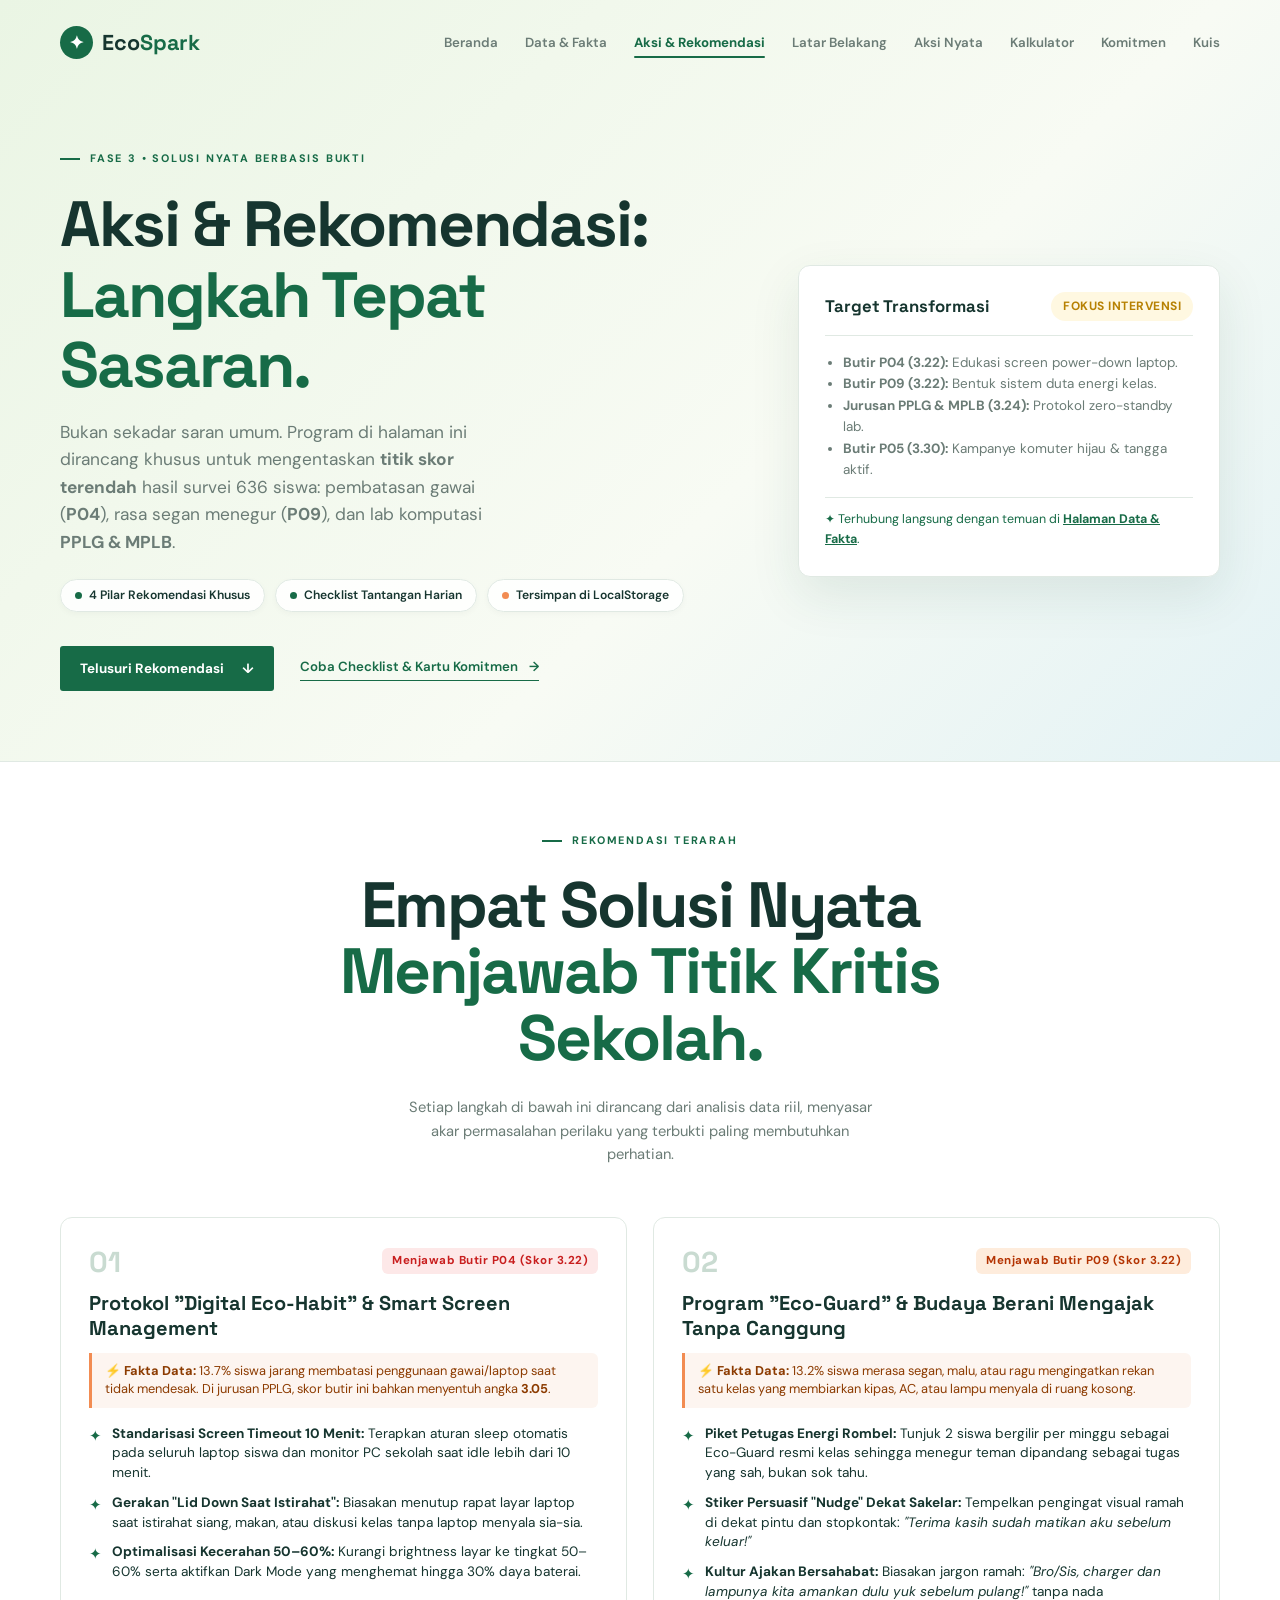
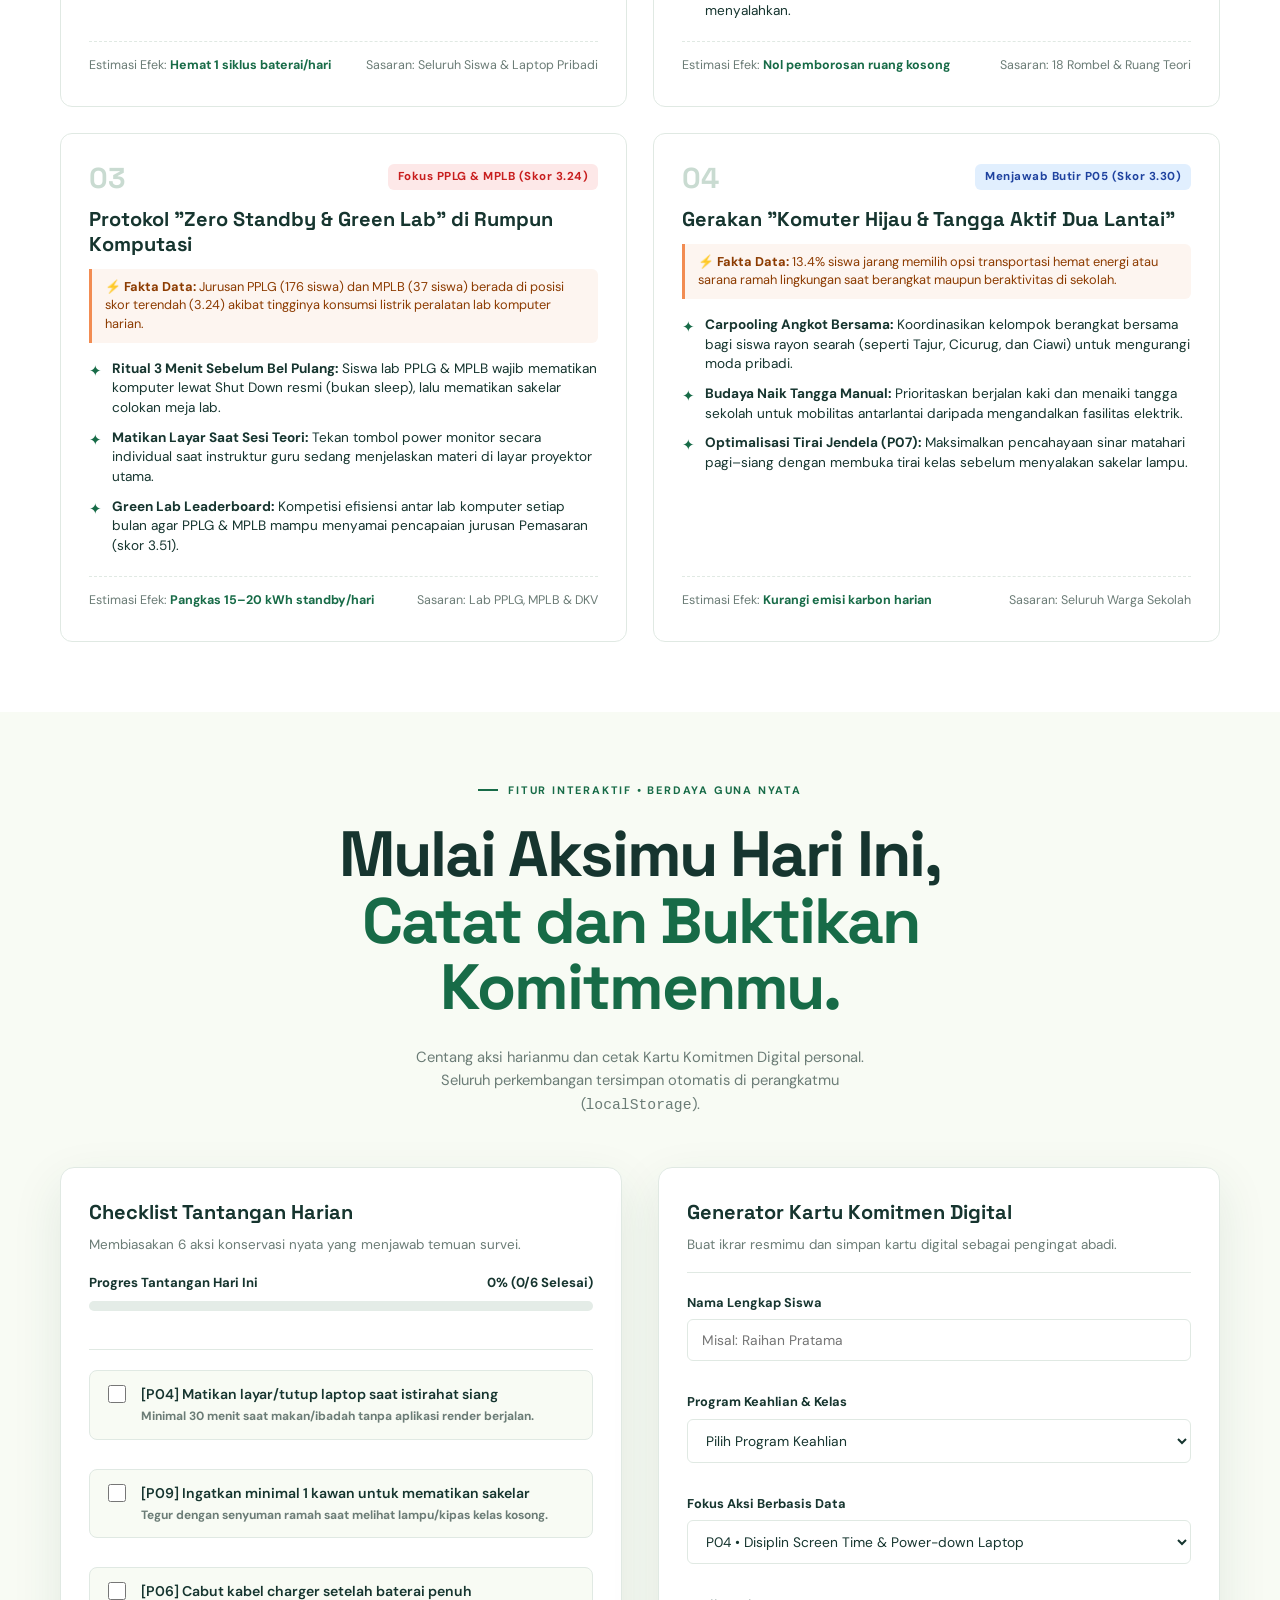
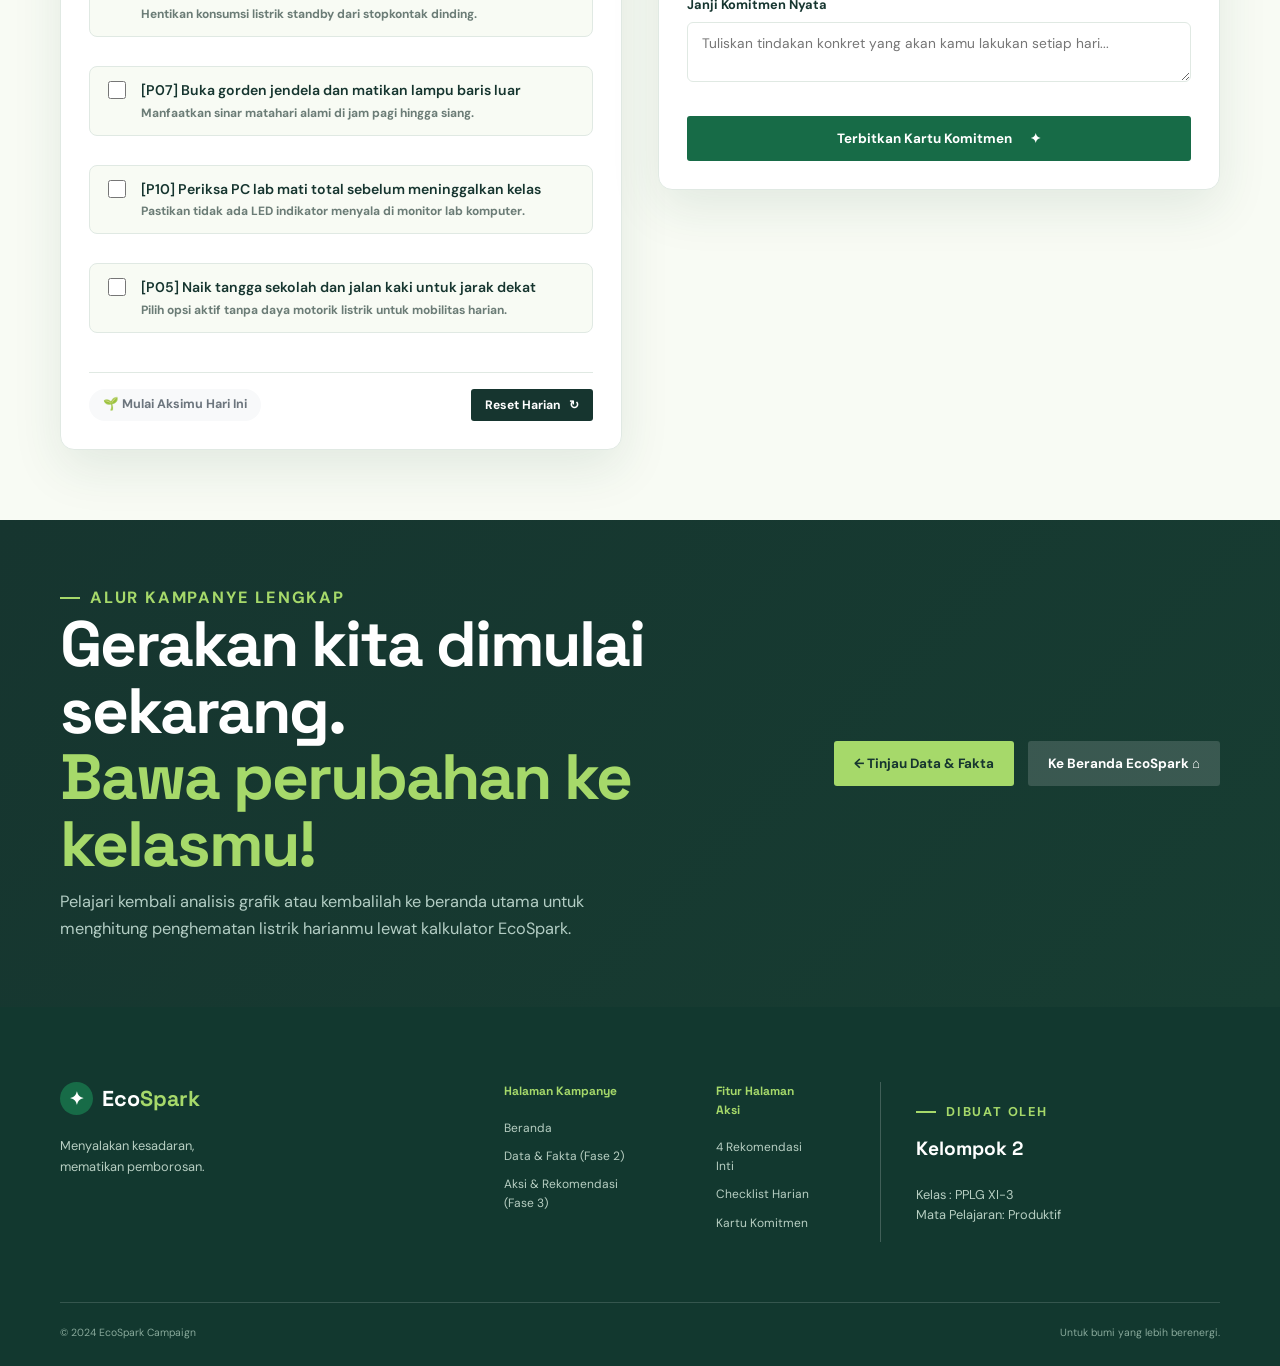
<file: aksi.html>
<!doctype html>
<html lang="id">
  <head>
    <meta charset="UTF-8" />
    <meta name="viewport" content="width=device-width, initial-scale=1.0" />
    <meta
      name="description"
      content="Aksi & Rekomendasi Terarah Konservasi Energi Siswa Kelas XI - Menjawab Temuan Rendah Kuesioner EcoSpark."
    />
    <title>Aksi & Rekomendasi Terarah | EcoSpark</title>
    <link rel="preconnect" href="https://fonts.googleapis.com" />
    <link rel="preconnect" href="https://fonts.gstatic.com" crossorigin />
    <link
      href="https://fonts.googleapis.com/css2?family=DM+Sans:wght@400;500;600;700&family=Space+Grotesk:wght@500;600;700&display=swap"
      rel="stylesheet"
    />
    <link rel="stylesheet" href="style.css" />
  </head>
  <body>
    <!-- Site Header -->
    <header class="site-header">
      <nav class="navbar container" aria-label="Navigasi utama">
        <a class="brand" href="index.html" aria-label="EcoSpark beranda">
          <span class="brand-mark">✦</span><span>Eco<span>Spark</span></span>
        </a>
        <button
          class="menu-toggle"
          type="button"
          aria-expanded="false"
          aria-controls="main-menu"
          aria-label="Buka menu navigasi"
        >
          ☰
        </button>
        <div class="nav-menu" id="main-menu">
          <a href="index.html">Beranda</a>
          <a href="data.html">Data & Fakta</a>
          <a href="aksi.html" class="active">Aksi & Rekomendasi</a>
          <a href="index.html#latar-belakang">Latar Belakang</a>
          <a href="index.html#aksi-nyata">Aksi Nyata</a>
          <a href="index.html#kalkulator">Kalkulator</a>
          <a href="index.html#komitmen">Komitmen</a>
          <a href="index.html#kuis">Kuis</a>
        </div>
      </nav>
    </header>

    <main>
      <!-- Subpage Hero -->
      <section class="subpage-hero" id="rekomendasi-hero">
        <div class="container hero-grid">
          <div class="hero-copy reveal">
            <p class="eyebrow">
              <span></span> Fase 3 • Solusi Nyata Berbasis Bukti
            </p>
            <h1>
              Aksi & Rekomendasi:<br /><em>Langkah Tepat Sasaran.</em>
            </h1>
            <p class="hero-text">
              Bukan sekadar saran umum. Program di halaman ini dirancang khusus untuk mengentaskan <strong>titik skor terendah</strong> hasil survei 636 siswa: pembatasan gawai (<strong>P04</strong>), rasa segan menegur (<strong>P09</strong>), dan lab komputasi <strong>PPLG & MPLB</strong>.
            </p>
            <div class="hero-meta-badges">
              <span class="meta-pill"><span class="pill-dot"></span> 4 Pilar Rekomendasi Khusus</span>
              <span class="meta-pill"><span class="pill-dot"></span> Checklist Tantangan Harian</span>
              <span class="meta-pill pill-amber"><span class="pill-dot"></span> Tersimpan di LocalStorage</span>
            </div>
            <div class="hero-actions">
              <a class="button button-primary" href="#rekomendasi-utama">Telusuri Rekomendasi <span>↓</span></a>
              <a class="text-link" href="#fitur-interaktif">Coba Checklist & Kartu Komitmen <span>→</span></a>
            </div>
          </div>
          <div class="hero-visual reveal">
            <div class="hero-summary-box">
              <div class="summary-box-header">
                <h3>Target Transformasi</h3>
                <span class="summary-badge-status" style="background: #fff8e1; color: #b78103;">Fokus Intervensi</span>
              </div>
              <ul style="padding-left: 18px; margin: 0; font-size: 0.84rem; color: var(--muted); line-height: 1.6;">
                <li><strong>Butir P04 (3.22):</strong> Edukasi screen power-down laptop.</li>
                <li><strong>Butir P09 (3.22):</strong> Bentuk sistem duta energi kelas.</li>
                <li><strong>Jurusan PPLG & MPLB (3.24):</strong> Protokol zero-standby lab.</li>
                <li><strong>Butir P05 (3.30):</strong> Kampanye komuter hijau & tangga aktif.</li>
              </ul>
              <div style="border-top: 1px solid var(--line); padding-top: 12px; font-size: 0.78rem; color: var(--green);">
                ✦ Terhubung langsung dengan temuan di <a href="data.html" style="color: var(--green); font-weight: 700;">Halaman Data & Fakta</a>.
              </div>
            </div>
          </div>
        </div>
      </section>

      <!-- 4 Concrete Recommendations Section -->
      <section class="recs-section" id="rekomendasi-utama">
        <div class="container">
          <div class="section-heading centered reveal">
            <p class="eyebrow"><span></span> Rekomendasi Terarah</p>
            <h2>Empat Solusi Nyata<br /><em>Menjawab Titik Kritis Sekolah.</em></h2>
            <p>
              Setiap langkah di bawah ini dirancang dari analisis data riil, menyasar akar permasalahan perilaku yang terbukti paling membutuhkan perhatian.
            </p>
          </div>

          <div class="recs-grid">
            <!-- Rekomendasi 1: Butir P04 -->
            <article class="rec-card reveal">
              <div>
                <div class="rec-card-header">
                  <div class="rec-number-badge">01</div>
                  <span class="rec-target-chip chip-red">Menjawab Butir P04 (Skor 3.22)</span>
                </div>
                <h3 class="rec-title">Protokol "Digital Eco-Habit" & Smart Screen Management</h3>
                <div class="rec-data-hook">
                  ⚡ <strong>Fakta Data:</strong> 13.7% siswa jarang membatasi penggunaan gawai/laptop saat tidak mendesak. Di jurusan PPLG, skor butir ini bahkan menyentuh angka <strong>3.05</strong>.
                </div>
                <ul class="rec-actions-list">
                  <li>
                    <span class="bullet-icon">✦</span>
                    <div><strong>Standarisasi Screen Timeout 10 Menit:</strong> Terapkan aturan sleep otomatis pada seluruh laptop siswa dan monitor PC sekolah saat idle lebih dari 10 menit.</div>
                  </li>
                  <li>
                    <span class="bullet-icon">✦</span>
                    <div><strong>Gerakan "Lid Down Saat Istirahat":</strong> Biasakan menutup rapat layar laptop saat istirahat siang, makan, atau diskusi kelas tanpa laptop menyala sia-sia.</div>
                  </li>
                  <li>
                    <span class="bullet-icon">✦</span>
                    <div><strong>Optimalisasi Kecerahan 50–60%:</strong> Kurangi brightness layar ke tingkat 50–60% serta aktifkan Dark Mode yang menghemat hingga 30% daya baterai.</div>
                  </li>
                </ul>
              </div>
              <div class="rec-impact-footer">
                <span>Estimasi Efek: <strong>Hemat 1 siklus baterai/hari</strong></span>
                <span>Sasaran: Seluruh Siswa & Laptop Pribadi</span>
              </div>
            </article>

            <!-- Rekomendasi 2: Butir P09 -->
            <article class="rec-card reveal">
              <div>
                <div class="rec-card-header">
                  <div class="rec-number-badge">02</div>
                  <span class="rec-target-chip chip-orange">Menjawab Butir P09 (Skor 3.22)</span>
                </div>
                <h3 class="rec-title">Program "Eco-Guard" & Budaya Berani Mengajak Tanpa Canggung</h3>
                <div class="rec-data-hook">
                  ⚡ <strong>Fakta Data:</strong> 13.2% siswa merasa segan, malu, atau ragu mengingatkan rekan satu kelas yang membiarkan kipas, AC, atau lampu menyala di ruang kosong.
                </div>
                <ul class="rec-actions-list">
                  <li>
                    <span class="bullet-icon">✦</span>
                    <div><strong>Piket Petugas Energi Rombel:</strong> Tunjuk 2 siswa bergilir per minggu sebagai Eco-Guard resmi kelas sehingga menegur teman dipandang sebagai tugas yang sah, bukan sok tahu.</div>
                  </li>
                  <li>
                    <span class="bullet-icon">✦</span>
                    <div><strong>Stiker Persuasif "Nudge" Dekat Sakelar:</strong> Tempelkan pengingat visual ramah di dekat pintu dan stopkontak: <em>"Terima kasih sudah matikan aku sebelum keluar!"</em></div>
                  </li>
                  <li>
                    <span class="bullet-icon">✦</span>
                    <div><strong>Kultur Ajakan Bersahabat:</strong> Biasakan jargon ramah: <em>"Bro/Sis, charger dan lampunya kita amankan dulu yuk sebelum pulang!"</em> tanpa nada menyalahkan.</div>
                  </li>
                </ul>
              </div>
              <div class="rec-impact-footer">
                <span>Estimasi Efek: <strong>Nol pemborosan ruang kosong</strong></span>
                <span>Sasaran: 18 Rombel & Ruang Teori</span>
              </div>
            </article>

            <!-- Rekomendasi 3: Jurusan PPLG & MPLB -->
            <article class="rec-card reveal">
              <div>
                <div class="rec-card-header">
                  <div class="rec-number-badge">03</div>
                  <span class="rec-target-chip chip-red">Fokus PPLG & MPLB (Skor 3.24)</span>
                </div>
                <h3 class="rec-title">Protokol "Zero Standby & Green Lab" di Rumpun Komputasi</h3>
                <div class="rec-data-hook">
                  ⚡ <strong>Fakta Data:</strong> Jurusan PPLG (176 siswa) dan MPLB (37 siswa) berada di posisi skor terendah (3.24) akibat tingginya konsumsi listrik peralatan lab komputer harian.
                </div>
                <ul class="rec-actions-list">
                  <li>
                    <span class="bullet-icon">✦</span>
                    <div><strong>Ritual 3 Menit Sebelum Bel Pulang:</strong> Siswa lab PPLG & MPLB wajib mematikan komputer lewat Shut Down resmi (bukan sleep), lalu mematikan sakelar colokan meja lab.</div>
                  </li>
                  <li>
                    <span class="bullet-icon">✦</span>
                    <div><strong>Matikan Layar Saat Sesi Teori:</strong> Tekan tombol power monitor secara individual saat instruktur guru sedang menjelaskan materi di layar proyektor utama.</div>
                  </li>
                  <li>
                    <span class="bullet-icon">✦</span>
                    <div><strong>Green Lab Leaderboard:</strong> Kompetisi efisiensi antar lab komputer setiap bulan agar PPLG & MPLB mampu menyamai pencapaian jurusan Pemasaran (skor 3.51).</div>
                  </li>
                </ul>
              </div>
              <div class="rec-impact-footer">
                <span>Estimasi Efek: <strong>Pangkas 15–20 kWh standby/hari</strong></span>
                <span>Sasaran: Lab PPLG, MPLB & DKV</span>
              </div>
            </article>

            <!-- Rekomendasi 4: Butir P05 & P07 -->
            <article class="rec-card reveal">
              <div>
                <div class="rec-card-header">
                  <div class="rec-number-badge">04</div>
                  <span class="rec-target-chip chip-blue">Menjawab Butir P05 (Skor 3.30)</span>
                </div>
                <h3 class="rec-title">Gerakan "Komuter Hijau & Tangga Aktif Dua Lantai"</h3>
                <div class="rec-data-hook">
                  ⚡ <strong>Fakta Data:</strong> 13.4% siswa jarang memilih opsi transportasi hemat energi atau sarana ramah lingkungan saat berangkat maupun beraktivitas di sekolah.
                </div>
                <ul class="rec-actions-list">
                  <li>
                    <span class="bullet-icon">✦</span>
                    <div><strong>Carpooling Angkot Bersama:</strong> Koordinasikan kelompok berangkat bersama bagi siswa rayon searah (seperti Tajur, Cicurug, dan Ciawi) untuk mengurangi moda pribadi.</div>
                  </li>
                  <li>
                    <span class="bullet-icon">✦</span>
                    <div><strong>Budaya Naik Tangga Manual:</strong> Prioritaskan berjalan kaki dan menaiki tangga sekolah untuk mobilitas antarlantai daripada mengandalkan fasilitas elektrik.</div>
                  </li>
                  <li>
                    <span class="bullet-icon">✦</span>
                    <div><strong>Optimalisasi Tirai Jendela (P07):</strong> Maksimalkan pencahayaan sinar matahari pagi–siang dengan membuka tirai kelas sebelum menyalakan sakelar lampu.</div>
                  </li>
                </ul>
              </div>
              <div class="rec-impact-footer">
                <span>Estimasi Efek: <strong>Kurangi emisi karbon harian</strong></span>
                <span>Sasaran: Seluruh Warga Sekolah</span>
              </div>
            </article>
          </div>
        </div>
      </section>

      <!-- Interactive Features Section: Daily Checklist & Pledge Card Generator -->
      <section class="interactive-section" id="fitur-interaktif">
        <div class="container">
          <div class="section-heading centered reveal">
            <p class="eyebrow"><span></span> Fitur Interaktif • Berdaya Guna Nyata</p>
            <h2>Mulai Aksimu Hari Ini,<br /><em>Catat dan Buktikan Komitmenmu.</em></h2>
            <p>
              Centang aksi harianmu dan cetak Kartu Komitmen Digital personal. Seluruh perkembangan tersimpan otomatis di perangkatmu (<code>localStorage</code>).
            </p>
          </div>

          <div class="interactive-grid">
            <!-- Fitur 1: Checklist Tantangan Harian (Daily Tracker) -->
            <div class="challenge-card reveal" id="tracker-card">
              <div class="challenge-header">
                <h3>Checklist Tantangan Harian</h3>
                <p>Membiasakan 6 aksi konservasi nyata yang menjawab temuan survei.</p>
                <div class="progress-header">
                  <span>Progres Tantangan Hari Ini</span>
                  <span id="challenge-percentage">0%</span>
                </div>
                <div class="challenge-progress-bar">
                  <div class="challenge-progress-fill" id="challenge-bar"></div>
                </div>
              </div>

              <div class="checklist-items" id="checklist-container">
                <label class="check-item" data-id="c1">
                  <input type="checkbox" id="check-c1" />
                  <div class="check-content">
                    <span class="check-title">[P04] Matikan layar/tutup laptop saat istirahat siang</span>
                    <span class="check-sub">Minimal 30 menit saat makan/ibadah tanpa aplikasi render berjalan.</span>
                  </div>
                </label>
                <label class="check-item" data-id="c2">
                  <input type="checkbox" id="check-c2" />
                  <div class="check-content">
                    <span class="check-title">[P09] Ingatkan minimal 1 kawan untuk mematikan sakelar</span>
                    <span class="check-sub">Tegur dengan senyuman ramah saat melihat lampu/kipas kelas kosong.</span>
                  </div>
                </label>
                <label class="check-item" data-id="c3">
                  <input type="checkbox" id="check-c3" />
                  <div class="check-content">
                    <span class="check-title">[P06] Cabut kabel charger setelah baterai penuh</span>
                    <span class="check-sub">Hentikan konsumsi listrik standby dari stopkontak dinding.</span>
                  </div>
                </label>
                <label class="check-item" data-id="c4">
                  <input type="checkbox" id="check-c4" />
                  <div class="check-content">
                    <span class="check-title">[P07] Buka gorden jendela dan matikan lampu baris luar</span>
                    <span class="check-sub">Manfaatkan sinar matahari alami di jam pagi hingga siang.</span>
                  </div>
                </label>
                <label class="check-item" data-id="c5">
                  <input type="checkbox" id="check-c5" />
                  <div class="check-content">
                    <span class="check-title">[P10] Periksa PC lab mati total sebelum meninggalkan kelas</span>
                    <span class="check-sub">Pastikan tidak ada LED indikator menyala di monitor lab komputer.</span>
                  </div>
                </label>
                <label class="check-item" data-id="c6">
                  <input type="checkbox" id="check-c6" />
                  <div class="check-content">
                    <span class="check-title">[P05] Naik tangga sekolah dan jalan kaki untuk jarak dekat</span>
                    <span class="check-sub">Pilih opsi aktif tanpa daya motorik listrik untuk mobilitas harian.</span>
                  </div>
                </label>
              </div>

              <div class="challenge-footer">
                <div>
                  <span class="badge-reward" id="reward-badge">🌱 Pemula Hijau</span>
                </div>
                <button type="button" class="button button-sm button-dark" id="btn-reset-challenge">
                  Reset Harian <span>↻</span>
                </button>
              </div>
            </div>

            <!-- Fitur 2: Generator Kartu Komitmen Personal -->
            <div class="pledge-creator-card reveal">
              <div class="challenge-header">
                <h3>Generator Kartu Komitmen Digital</h3>
                <p>Buat ikrar resmimu dan simpan kartu digital sebagai pengingat abadi.</p>
              </div>

              <form class="pledge-form" id="pledge-form">
                <label>
                  Nama Lengkap Siswa
                  <input type="text" id="pledge-name" placeholder="Misal: Raihan Pratama" required />
                </label>
                <label>
                  Program Keahlian & Kelas
                  <select id="pledge-class" required>
                    <option value="" disabled selected>Pilih Program Keahlian</option>
                    <option value="PPLG XI (Pengembangan Perangkat Lunak & Gim)">PPLG XI (Perangkat Lunak & Gim)</option>
                    <option value="MPLB XI (Manajemen Perkantoran)">MPLB XI (Manajemen Perkantoran)</option>
                    <option value="DKV XI (Desain Komunikasi Visual)">DKV XI (Desain Komunikasi Visual)</option>
                    <option value="TJKT XI (Teknik Komputer & Jaringan)">TJKT XI (Jaringan & Komputer)</option>
                    <option value="KLN XI (Kuliner)">KLN XI (Kuliner)</option>
                    <option value="HTL XI (Perhotelan)">HTL XI (Perhotelan)</option>
                    <option value="PMN XI (Pemasaran)">PMN XI (Pemasaran)</option>
                  </select>
                </label>
                <label>
                  Fokus Aksi Berbasis Data
                  <select id="pledge-focus" required>
                    <option value="P04: Disiplin Screen Time & Power-down Laptop">P04 • Disiplin Screen Time & Power-down Laptop</option>
                    <option value="P09: Berani Mengajak & Menegur Rekan Kelas">P09 • Berani Mengajak & Menegur Rekan Kelas</option>
                    <option value="PPLG/MPLB: Zero Standby di Meja Lab Komputer">PPLG/MPLB • Zero Standby di Meja Lab Komputer</option>
                    <option value="P05: Komuter Hijau & Tangga Aktif">P05 • Komuter Hijau & Tangga Aktif</option>
                    <option value="P06: Cabut Kabel Charger Begitu Penuh">P06 • Cabut Kabel Charger Begitu Penuh</option>
                  </select>
                </label>
                <label>
                  Janji Komitmen Nyata
                  <textarea id="pledge-promise" rows="2" placeholder="Tuliskan tindakan konkret yang akan kamu lakukan setiap hari..." required></textarea>
                </label>
                <button type="submit" class="button button-primary">
                  Terbitkan Kartu Komitmen <span>✦</span>
                </button>
              </form>

              <!-- Digital Pledge Pass (Generated) -->
              <div class="digital-pledge-pass" id="pledge-card-result" style="display: none;">
                <div class="pass-header">
                  <div class="pass-brand">
                    <span>✦</span> EcoSpark Official Pledge
                  </div>
                  <span class="pass-badge">Terverifikasi</span>
                </div>
                <div class="pass-body">
                  <div class="pass-user">
                    <div class="pass-avatar" id="pass-avatar">RP</div>
                    <div class="pass-names">
                      <strong id="pass-name">Raihan Pratama</strong>
                      <span id="pass-class">PPLG XI</span>
                    </div>
                  </div>
                  <div style="font-size: 0.76rem; color: #a6d96a; font-weight: 700; text-transform: uppercase;">
                    Target: <span id="pass-focus" style="color: #ffffff;">P04 • Disiplin Screen Time</span>
                  </div>
                  <div class="pass-statement" id="pass-quote">
                    "Saya berjanji akan mematikan layar laptop saat jam makan siang dan memastikan seluruh komputer lab mati sebelum pulang."
                  </div>
                </div>
                <div class="pass-footer">
                  <span id="pass-date">Diterbitkan: 18 Nov 2026</span>
                  <span id="pass-id">ID: ECO-2026-636</span>
                </div>
                <div class="pass-actions">
                  <button type="button" class="button button-sm button-bright" id="btn-copy-pledge">
                    Salin Teks Janji <span>📋</span>
                  </button>
                  <button type="button" class="button button-sm button-dark" id="btn-delete-pledge" style="background: rgba(255,255,255,0.15);">
                    Hapus Kartu <span>✕</span>
                  </button>
                </div>
              </div>
            </div>
          </div>
        </div>
      </section>

      <!-- Navigation Loop Back & Campaign Closure -->
      <section class="flow-cta-banner">
        <div class="container flow-cta-content">
          <div class="flow-cta-copy">
            <p class="eyebrow" style="color: var(--green-bright);"><span style="background: var(--green-bright);"></span> Alur Kampanye Lengkap</p>
            <h2>Gerakan kita dimulai sekarang.<br /><em>Bawa perubahan ke kelasmu!</em></h2>
            <p>
              Pelajari kembali analisis grafik atau kembalilah ke beranda utama untuk menghitung penghematan listrik harianmu lewat kalkulator EcoSpark.
            </p>
          </div>
          <div class="flow-cta-btn-wrap" style="display: flex; gap: 14px; flex-wrap: wrap;">
            <a class="button button-bright" href="data.html">
              ← Tinjau Data & Fakta
            </a>
            <a class="button" href="index.html" style="background: rgba(255,255,255,0.15); color: #ffffff;">
              Ke Beranda EcoSpark ⌂
            </a>
          </div>
        </div>
      </section>
    </main>

    <!-- Footer -->
    <footer class="site-footer" id="tim">
      <div class="container footer-top">
        <div>
          <a class="brand footer-brand" href="index.html">
            <span class="brand-mark">✦</span><span>Eco<span>Spark</span></span>
          </a>
          <p>Menyalakan kesadaran,<br />mematikan pemborosan.</p>
        </div>
        <div class="footer-links">
          <div>
            <h4>Halaman Kampanye</h4>
            <a href="index.html">Beranda</a>
            <a href="data.html">Data & Fakta (Fase 2)</a>
            <a href="aksi.html">Aksi & Rekomendasi (Fase 3)</a>
          </div>
          <div>
            <h4>Fitur Halaman Aksi</h4>
            <a href="#rekomendasi-utama">4 Rekomendasi Inti</a>
            <a href="#tracker-card">Checklist Harian</a>
            <a href="#pledge-form">Kartu Komitmen</a>
          </div>
        </div>
        <div class="team-card">
          <p class="eyebrow"><span></span> Dibuat oleh</p>
          <h3>Kelompok 2</h3>
          <p>Kelas : PPLG XI-3<br />Mata Pelajaran: Produktif</p>
        </div>
      </div>
      <div class="footer-bottom container">
        <span>© 2024 EcoSpark Campaign</span>
        <span>Untuk bumi yang lebih berenergi.</span>
      </div>
    </footer>

    <!-- Scripts -->
    <script src="script.js"></script>
    <script src="aksi.js"></script>
  </body>
</html>
</file>
<file: style.css>
@import url('https://fonts.googleapis.com/css2?family=DM+Sans:wght@400;500;600;700&family=Space+Grotesk:wght@500;600;700&display=swap');

:root {
    --green: #176b47;
    --green-bright: #a6d96a;
    --sky: #dff2f7;
    --yellow: #f9cb55;
    --orange: #f28c52;
    --ink: #16352f;
    --muted: #6b7c76;
    --paper: #f8fbf4;
    --white: #fff;
    --line: #e0e9e3;
    --shadow: 0 18px 50px rgba(26, 79, 56, .1);
}

* {
    box-sizing: border-box;
}

html {
    scroll-behavior: smooth;
}

body {
    margin: 0;
    color: var(--ink);
    background: var(--paper);
    font-family: 'DM Sans', sans-serif;
    line-height: 1.6;
}

h1,
h2,
h3,
h4,
p {
    margin-top: 0;
}

h1,
h2,
h3,
h4,
.brand {
    font-family: 'Space Grotesk', sans-serif;
}

h1,
h2 {
    letter-spacing: -2px;
    line-height: 1.04;
}

h1 {
    font-size: clamp(3.4rem, 7vw, 6.8rem);
    margin-bottom: 22px;
}

h2 {
    font-size: clamp(2.6rem, 5vw, 4.8rem);
    margin-bottom: 25px;
}

h2 em,
h1 em {
    color: var(--green);
    font-style: normal;
}

.container {
    width: min(1160px, calc(100% - 48px));
    margin: 0 auto;
}

.site-header {
    position: absolute;
    width: 100%;
    z-index: 5;
}

.navbar {
    height: 86px;
    display: flex;
    align-items: center;
    justify-content: space-between;
}

.brand {
    color: var(--ink);
    text-decoration: none;
    font-size: 1.35rem;
    font-weight: 700;
    display: flex;
    align-items: center;
    gap: 9px;
}

.brand>span:last-child>span {
    color: var(--green);
}

.brand-mark {
    width: 33px;
    height: 33px;
    border-radius: 50%;
    display: grid;
    place-items: center;
    color: var(--white);
    background: var(--green);
    font-family: sans-serif;
    font-size: 1.1rem;
}

.nav-menu {
    display: flex;
    gap: 27px;
    align-items: center;
}

.nav-menu a,
.text-link {
    color: var(--muted);
    text-decoration: none;
    font-size: .83rem;
    font-weight: 600;
    transition: color .2s;
}

.nav-menu a:hover,
.text-link:hover {
    color: var(--green);
}

.menu-toggle {
    display: none;
    background: none;
    border: 0;
    color: var(--ink);
    font-size: 1.4rem;
    cursor: pointer;
}

.hero {
    min-height: 700px;
    padding: 160px 0 115px;
    position: relative;
    overflow: hidden;
    background: linear-gradient(114deg, #eaf5e4 0%, #f8fbf4 58%, #e4f3f3 100%);
}

.hero:before {
    content: '';
    position: absolute;
    width: 400px;
    height: 400px;
    border: 1px solid rgba(23, 107, 71, .12);
    border-radius: 50%;
    right: 2%;
    top: 100px;
    box-shadow: 0 0 0 50px rgba(23, 107, 71, .025), 0 0 0 100px rgba(23, 107, 71, .018);
}

.hero-grid {
    display: grid;
    grid-template-columns: 1.02fr .98fr;
    gap: 65px;
    align-items: center;
    position: relative;
    z-index: 1;
}

.eyebrow {
    text-transform: uppercase;
    color: var(--green);
    letter-spacing: 1.8px;
    font-size: .68rem;
    font-weight: 700;
    display: flex;
    gap: 10px;
    align-items: center;
    margin-bottom: 22px;
}

.eyebrow span {
    width: 20px;
    height: 2px;
    background: var(--green);
    display: inline-block;
}

.hero-text {
    max-width: 440px;
    color: var(--muted);
    font-size: 1.08rem;
}

.hero-actions {
    display: flex;
    gap: 26px;
    align-items: center;
    margin-top: 34px;
}

.button {
    border: 0;
    cursor: pointer;
    display: inline-flex;
    align-items: center;
    justify-content: center;
    gap: 18px;
    padding: 14px 20px;
    border-radius: 3px;
    text-decoration: none;
    font: 700 .84rem 'DM Sans', sans-serif;
    transition: transform .2s, box-shadow .2s, background .2s;
}

.button:hover {
    transform: translateY(-2px);
    box-shadow: 0 8px 22px rgba(23, 107, 71, .2);
}

.button-primary {
    background: var(--green);
    color: white;
}

.button-dark {
    background: var(--ink);
    color: white;
}

.text-link {
    border-bottom: 1px solid var(--green);
    color: var(--green);
    padding-bottom: 3px;
}

.text-link span {
    margin-left: 8px;
}

.hero-proof {
    display: flex;
    align-items: center;
    gap: 14px;
    margin-top: 58px;
    color: var(--muted);
    font-size: .78rem;
}

.hero-proof strong {
    color: var(--ink);
}

.avatar-stack {
    display: flex;
}

.avatar-stack span {
    width: 31px;
    height: 31px;
    display: grid;
    place-items: center;
    background: var(--green-bright);
    color: var(--green);
    border: 2px solid var(--paper);
    border-radius: 50%;
    margin-left: -7px;
    font-size: .57rem;
    font-weight: bold;
}

.avatar-stack span:first-child {
    margin-left: 0;
    background: #efb5a0;
}

.avatar-stack span:nth-child(2) {
    background: #99cdd6;
}

.hero-visual {
    position: relative;
    padding: 22px 0 22px 26px;
}

.visual-frame {
    height: 420px;
    overflow: hidden;
    position: relative;
    border-radius: 125px 8px 8px 8px;
    box-shadow: var(--shadow);
}

.visual-frame:after {
    content: '';
    position: absolute;
    inset: 0;
    background: linear-gradient(180deg, transparent 55%, rgba(10, 42, 30, .58));
}

.visual-frame img {
    width: 100%;
    height: 100%;
    object-fit: cover;
}

.image-label {
    position: absolute;
    z-index: 1;
    color: white;
    bottom: 25px;
    left: 30px;
    font-size: .75rem;
    font-weight: 600;
}

.pulse-dot {
    display: inline-block;
    width: 8px;
    height: 8px;
    background: var(--green-bright);
    border-radius: 50%;
    margin-right: 8px;
}

.floating-stat {
    position: absolute;
    z-index: 2;
    bottom: -2px;
    left: -5px;
    padding: 17px 22px;
    background: white;
    box-shadow: var(--shadow);
    border-radius: 3px;
    display: grid;
}

.floating-stat strong {
    font: 700 1.55rem 'Space Grotesk';
    color: var(--green);
}

.floating-stat span {
    color: var(--muted);
    font-size: .68rem;
}

.sun-badge {
    position: absolute;
    right: -15px;
    top: 5px;
    background: var(--yellow);
    width: 65px;
    height: 65px;
    display: grid;
    place-items: center;
    border-radius: 50%;
    color: white;
    font-size: 1.7rem;
}

.hero-wave {
    height: 42px;
    background: var(--paper);
    position: absolute;
    bottom: -1px;
    width: 110%;
    left: -5%;
    clip-path: ellipse(56% 100% at 50% 100%);
}

.section {
    padding: 120px 0;
}

.intro-section {
    background: var(--paper);
}

.intro-layout {
    display: grid;
    grid-template-columns: .8fr 1.2fr;
    gap: 100px;
    align-items: center;
}

.intro-copy {
    color: var(--muted);
    font-size: .96rem;
    max-width: 350px;
}

.intro-copy p {
    margin-bottom: 22px;
}

.stats-grid {
    display: grid;
    grid-template-columns: repeat(3, 1fr);
    gap: 15px;
}

.stat-card {
    background: #e6f4df;
    padding: 28px 23px;
    min-height: 235px;
    position: relative;
}

.stat-card-blue {
    background: #e0f2f4;
}

.stat-card-yellow {
    background: #fff1c9;
}

.stat-icon {
    width: 37px;
    height: 37px;
    border-radius: 50%;
    display: grid;
    place-items: center;
    background: var(--green-bright);
    color: var(--green);
    font-size: 1.4rem;
    margin-bottom: 22px;
}

.sun {
    background: #a5dce5;
    color: #397f8b;
}

.bolt {
    background: #f3cf72;
    color: #a06b00;
}

.stat-card strong {
    font: 700 2.45rem 'Space Grotesk';
    display: block;
    margin-bottom: 6px;
}

.stat-card p {
    font-size: .75rem;
    line-height: 1.45;
    color: var(--muted);
    margin-bottom: 15px;
}

.stat-card small {
    color: var(--green);
    font-size: .62rem;
    font-weight: 700;
}

.actions-section {
    background: #fff;
}

.section-heading {
    margin-bottom: 50px;
}

.section-heading.centered {
    text-align: center;
    max-width: 630px;
    margin-left: auto;
    margin-right: auto;
}

.section-heading.centered .eyebrow {
    justify-content: center;
}

.section-heading.centered>p:last-child {
    color: var(--muted);
    max-width: 470px;
    margin: 0 auto;
    font-size: .92rem;
}

.action-grid {
    display: grid;
    grid-template-columns: repeat(4, 1fr);
    gap: 14px;
}

.action-card {
    border: 1px solid var(--line);
    padding: 25px;
    min-height: 270px;
    position: relative;
    transition: transform .25s, box-shadow .25s;
}

.action-card:hover {
    transform: translateY(-6px);
    box-shadow: var(--shadow);
}

.action-number {
    color: #b8c8c0;
    font: 700 .75rem 'Space Grotesk';
}

.action-icon {
    width: 52px;
    height: 52px;
    display: grid;
    place-items: center;
    border-radius: 50%;
    font-size: 1.65rem;
    margin: 25px 0 20px;
}

.icon-green {
    color: var(--green);
    background: #e6f4df;
}

.icon-blue {
    color: #397f8b;
    background: #e0f2f4;
}

.icon-yellow {
    color: #a06b00;
    background: #fff1c9;
}

.icon-orange {
    color: #a95620;
    background: #fee5d3;
}

.action-card h3 {
    font-size: 1.1rem;
    margin-bottom: 8px;
}

.action-card p {
    font-size: .78rem;
    color: var(--muted);
    line-height: 1.5;
}

.action-card a {
    position: absolute;
    bottom: 22px;
    color: var(--green);
    font-size: .7rem;
    font-weight: 700;
    text-decoration: none;
}

.action-card a span {
    margin-left: 12px;
}

.calculator-section {
    background: var(--green);
    color: white;
    position: relative;
    overflow: hidden;
}

.calculator-section:before {
    content: 'ϟ';
    position: absolute;
    right: -30px;
    top: -80px;
    font: 700 450px 'Space Grotesk';
    color: rgba(255, 255, 255, .04);
}

.calculator-wrap {
    display: grid;
    grid-template-columns: .9fr 1.1fr;
    gap: 100px;
    align-items: center;
    position: relative;
    z-index: 1;
}

.calculator-intro .eyebrow {
    color: var(--green-bright);
}

.calculator-intro .eyebrow span {
    background: var(--green-bright);
}

.calculator-intro h2 em {
    color: var(--green-bright);
}

.calculator-intro>p:not(.eyebrow) {
    max-width: 350px;
    color: #c1dacf;
    font-size: .94rem;
}

.calculator-note {
    border-left: 2px solid var(--green-bright);
    padding-left: 13px;
    color: #c1dacf;
    font-size: .7rem;
    margin-top: 35px;
}

.calculator-card {
    background: white;
    padding: 36px;
    color: var(--ink);
    box-shadow: var(--shadow);
}

.input-group {
    margin-bottom: 27px;
}

.input-label {
    display: flex;
    justify-content: space-between;
    align-items: center;
    font-size: .82rem;
    font-weight: 600;
}

.input-label output {
    color: var(--green);
    font: 700 .85rem 'Space Grotesk';
}

input[type=range] {
    appearance: none;
    width: 100%;
    height: 5px;
    background: #dce7e0;
    border-radius: 5px;
    outline: none;
    margin: 17px 0 7px;
}

input[type=range]::-webkit-slider-thumb {
    appearance: none;
    width: 19px;
    height: 19px;
    border-radius: 50%;
    background: white;
    border: 5px solid var(--green);
    cursor: pointer;
    box-shadow: 0 1px 5px #aaa;
}

.range-labels {
    display: flex;
    justify-content: space-between;
    color: #9aa9a2;
    font-size: .67rem;
}

.result-box {
    background: #eff7eb;
    padding: 21px 23px;
    margin-top: 35px;
}

.result-box>p {
    font-size: .7rem;
    color: var(--muted);
    margin-bottom: 15px;
}

.result-values {
    display: flex;
    align-items: center;
    justify-content: space-between;
}

.result-values div:not(.result-divider) {
    display: grid;
}

.result-values strong {
    color: var(--green);
    font: 700 1.55rem 'Space Grotesk';
}

.result-values span {
    color: var(--muted);
    font-size: .65rem;
}

.result-divider {
    height: 38px;
    width: 1px;
    background: #cbdcc9;
}

.calculator-disclaimer {
    color: #98a69f;
    font-size: .63rem;
    margin: 13px 0 0;
}

.commitment-section {
    background: #fff;
}

.commitment-layout {
    display: grid;
    grid-template-columns: .8fr 1.2fr;
    gap: 100px;
}

.commitment-intro>p:not(.eyebrow) {
    max-width: 340px;
    color: var(--muted);
    font-size: .9rem;
}

.commitment-count {
    display: flex;
    align-items: center;
    gap: 15px;
    margin-top: 43px;
}

.commitment-count strong {
    font: 700 3rem 'Space Grotesk';
    color: var(--green);
}

.commitment-count span {
    color: var(--muted);
    line-height: 1.3;
    font-size: .72rem;
}

.commitment-panel {
    border-top: 3px solid var(--green);
}

.commitment-panel form {
    padding: 30px 0;
    border-bottom: 1px solid var(--line);
}

.form-row {
    display: grid;
    grid-template-columns: 1fr 1fr;
    gap: 15px;
}

label {
    display: grid;
    gap: 7px;
    color: var(--ink);
    font-size: .75rem;
    font-weight: 700;
    margin-bottom: 17px;
}

input,
textarea {
    width: 100%;
    border: 1px solid var(--line);
    background: #fbfcfa;
    padding: 12px 14px;
    border-radius: 2px;
    color: var(--ink);
    font: 400 .78rem 'DM Sans';
    outline: none;
    resize: vertical;
}

input:focus,
textarea:focus {
    border-color: var(--green);
}

form .button {
    margin-top: 3px;
}

.commitment-list {
    padding-top: 19px;
}

.commitment-item {
    display: grid;
    grid-template-columns: 38px 1fr auto;
    gap: 13px;
    padding: 14px 0;
    border-bottom: 1px solid var(--line);
}

.commitment-avatar {
    width: 38px;
    height: 38px;
    display: grid;
    place-items: center;
    border-radius: 50%;
    color: var(--green);
    background: #e6f4df;
    font-size: .65rem;
    font-weight: 700;
}

.avatar-sky {
    background: #e0f2f4;
    color: #397f8b;
}

.avatar-yellow {
    background: #fff1c9;
    color: #a06b00;
}

.commitment-item strong {
    font-size: .78rem;
    margin-right: 8px;
}

.commitment-item span,
.commitment-item time {
    color: #9aa9a2;
    font-size: .64rem;
}

.commitment-item p {
    font-size: .75rem;
    margin: 4px 0 0;
    color: var(--muted);
}

.commitment-item time {
    padding-top: 3px;
}

.quiz-section {
    background: #e5f3f5;
}

.quiz-wrap {
    display: grid;
    grid-template-columns: .75fr 1.25fr;
    gap: 100px;
    align-items: center;
}

.quiz-heading>p:not(.eyebrow) {
    color: var(--muted);
    font-size: .9rem;
    max-width: 300px;
}

.quiz-card {
    background: white;
    padding: 35px 38px;
    box-shadow: var(--shadow);
}

.quiz-progress {
    color: var(--muted);
    font-size: .7rem;
    font-weight: 700;
    display: flex;
    justify-content: space-between;
    align-items: center;
    gap: 18px;
    margin-bottom: 38px;
}

.progress-track {
    width: 65%;
    background: #e5ece7;
    height: 5px;
}

.progress-track span {
    display: block;
    background: var(--green);
    height: 100%;
    width: 33.33%;
    transition: width .3s;
}

.quiz-card h3 {
    font-size: 1.35rem;
    line-height: 1.3;
    max-width: 530px;
    margin-bottom: 25px;
}

.quiz-options {
    display: grid;
    gap: 10px;
}

.quiz-option {
    text-align: left;
    width: 100%;
    border: 1px solid var(--line);
    background: white;
    padding: 13px 17px;
    color: var(--ink);
    font: 500 .78rem 'DM Sans';
    cursor: pointer;
    transition: all .2s;
}

.quiz-option:hover {
    border-color: var(--green);
    background: #f5faf2;
}

.quiz-option.selected {
    border-color: var(--green);
    background: #e6f4df;
}

.quiz-footer {
    display: flex;
    min-height: 58px;
    justify-content: space-between;
    align-items: end;
    margin-top: 25px;
}

.quiz-feedback {
    color: var(--green);
    font-size: .74rem;
    font-weight: 700;
}

.quiz-footer .button {
    padding: 11px 18px;
}

.quiz-result h3 {
    font-size: 4rem;
    color: var(--green);
    margin-bottom: 5px;
}

.quiz-result p:not(.eyebrow) {
    color: var(--muted);
}

.site-footer {
    background: #12382f;
    color: white;
    padding: 75px 0 25px;
}

.footer-top {
    display: grid;
    grid-template-columns: 1.1fr .9fr 1fr;
    gap: 70px;
    padding-bottom: 60px;
}

.footer-brand {
    color: white;
}

.footer-brand>span:last-child>span {
    color: var(--green-bright);
}

.site-footer p {
    color: #b7cec2;
    font-size: .8rem;
    line-height: 1.6;
    margin-top: 20px;
}

.footer-links {
    display: flex;
    gap: 70px;
}

.footer-links h4 {
    font-size: .75rem;
    color: var(--green-bright);
    margin: 0 0 18px;
}

.footer-links a {
    display: block;
    color: #b7cec2;
    text-decoration: none;
    font-size: .75rem;
    margin-bottom: 9px;
}

.team-card {
    border-left: 1px solid rgba(255, 255, 255, .2);
    padding-left: 35px;
}

.team-card .eyebrow {
    color: var(--green-bright);
    margin-bottom: 12px;
}

.team-card .eyebrow span {
    background: var(--green-bright);
}

.team-card h3 {
    font-size: 1.2rem;
    margin-bottom: 8px;
}

.footer-bottom {
    border-top: 1px solid rgba(255, 255, 255, .15);
    padding-top: 22px;
    display: flex;
    justify-content: space-between;
    color: #88a99b;
    font-size: .65rem;
}

.reveal {
    animation: rise .7s ease both;
}

.reveal:nth-child(2) {
    animation-delay: .08s;
}

.reveal:nth-child(3) {
    animation-delay: .16s;
}

.reveal:nth-child(4) {
    animation-delay: .24s;
}

@keyframes rise {
    from {
        opacity: 0;
        transform: translateY(15px);
    }

    to {
        opacity: 1;
        transform: translateY(0);
    }
}

@media (max-width:900px) {
    .nav-menu {
        gap: 14px;
    }

    .nav-menu a {
        font-size: .72rem;
    }

    .hero-grid,
    .calculator-wrap,
    .commitment-layout,
    .quiz-wrap {
        gap: 45px;
    }

    .intro-layout {
        gap: 40px;
    }

    .action-grid {
        grid-template-columns: repeat(2, 1fr);
    }

    .footer-top {
        gap: 35px;
    }
}

@media (max-width:700px) {
    .container {
        width: min(100% - 32px, 540px);
    }

    .navbar {
        height: 72px;
    }

    .menu-toggle {
        display: block;
    }

    .nav-menu {
        display: none;
        position: absolute;
        top: 65px;
        left: 16px;
        right: 16px;
        padding: 18px;
        background: white;
        box-shadow: var(--shadow);
        flex-direction: column;
        align-items: stretch;
        gap: 0;
    }

    .nav-menu.open {
        display: flex;
    }

    .nav-menu a {
        padding: 11px 5px;
        border-bottom: 1px solid var(--line);
    }

    .nav-menu a:last-child {
        border: 0;
    }

    .hero {
        padding-top: 120px;
        min-height: auto;
    }

    .hero-grid,
    .intro-layout,
    .calculator-wrap,
    .commitment-layout,
    .quiz-wrap {
        grid-template-columns: 1fr;
    }

    .hero-grid {
        gap: 35px;
    }

    .hero-visual {
        padding-left: 10px;
    }

    .visual-frame {
        height: 300px;
        border-radius: 90px 6px 6px 6px;
    }

    .sun-badge {
        right: 0;
    }

    .section {
        padding: 75px 0;
    }

    .stats-grid {
        grid-template-columns: 1fr;
    }

    .stat-card {
        min-height: auto;
    }

    .action-grid {
        grid-template-columns: 1fr 1fr;
    }

    .calculator-wrap,
    .quiz-wrap {
        gap: 40px;
    }

    .commitment-layout {
        gap: 40px;
    }

    .footer-top {
        grid-template-columns: 1fr;
        gap: 35px;
    }

    .team-card {
        border-left: 0;
        border-top: 1px solid rgba(255, 255, 255, .2);
        padding: 25px 0 0;
    }

    .footer-bottom {
        gap: 12px;
        flex-direction: column;
    }

    .hero-actions {
        align-items: flex-start;
        flex-direction: column;
        gap: 20px;
    }

    .form-row {
        grid-template-columns: 1fr;
        gap: 0;
    }

    .result-values strong {
        font-size: 1.15rem;
    }

    .quiz-card {
        padding: 25px 20px;
    }

    .progress-track {
        width: 50%;
    }
}

/* ==========================================================================
   FASE 2 (DATA & FAKTA) & FASE 3 (AKSI & REKOMENDASI) EXTENSIONS
   ========================================================================== */
.nav-menu a.active {
    color: var(--green);
    font-weight: 700;
    position: relative;
}

.nav-menu a.active::after {
    content: '';
    position: absolute;
    bottom: -4px;
    left: 0;
    width: 100%;
    height: 2px;
    background: var(--green);
    border-radius: 2px;
}

/* Subpage Hero */
.subpage-hero {
    padding: 150px 0 70px;
    background: linear-gradient(135deg, #eaf5e4 0%, #f8fbf4 60%, #e3f2f5 100%);
    position: relative;
    overflow: hidden;
    border-bottom: 1px solid var(--line);
}

.subpage-hero .hero-grid {
    grid-template-columns: 1.2fr .8fr;
    gap: 40px;
}

.subpage-hero h1 {
    font-size: clamp(2.4rem, 5vw, 4.2rem);
    line-height: 1.1;
    margin-bottom: 18px;
}

.hero-meta-badges {
    display: flex;
    flex-wrap: wrap;
    gap: 10px;
    margin: 22px 0 28px;
}

.meta-pill {
    display: inline-flex;
    align-items: center;
    gap: 7px;
    padding: 6px 14px;
    background: rgba(255, 255, 255, 0.85);
    border: 1px solid var(--line);
    border-radius: 30px;
    font-size: 0.76rem;
    font-weight: 600;
    color: var(--ink);
    box-shadow: 0 2px 6px rgba(0,0,0,0.03);
}

.meta-pill .pill-dot {
    width: 7px;
    height: 7px;
    border-radius: 50%;
    background: var(--green);
}

.meta-pill.pill-amber .pill-dot {
    background: var(--orange);
}

.hero-summary-box {
    background: #ffffff;
    border: 1px solid var(--line);
    border-radius: 12px;
    padding: 26px;
    box-shadow: var(--shadow);
    display: flex;
    flex-direction: column;
    gap: 16px;
}

.summary-box-header {
    display: flex;
    align-items: center;
    justify-content: space-between;
    border-bottom: 1px solid var(--line);
    padding-bottom: 14px;
}

.summary-box-header h3 {
    font-size: 1.05rem;
    margin: 0;
    color: var(--ink);
}

.summary-score-highlight {
    display: flex;
    align-items: baseline;
    gap: 8px;
}

.summary-score-highlight strong {
    font-size: 2.8rem;
    font-family: 'Space Grotesk', sans-serif;
    color: var(--green);
    line-height: 1;
}

.summary-score-highlight span {
    font-size: 0.88rem;
    color: var(--muted);
    font-weight: 600;
}

.summary-badge-status {
    align-self: flex-start;
    display: inline-flex;
    align-items: center;
    gap: 6px;
    padding: 5px 12px;
    background: #e6f4df;
    color: var(--green);
    border-radius: 20px;
    font-size: 0.75rem;
    font-weight: 700;
    text-transform: uppercase;
    letter-spacing: 0.5px;
}

/* KPI Overview Grid */
.kpi-section {
    padding: 60px 0 40px;
    background: #ffffff;
    border-bottom: 1px solid var(--line);
}

.kpi-grid {
    display: grid;
    grid-template-columns: repeat(4, 1fr);
    gap: 18px;
}

.kpi-card {
    background: var(--paper);
    border: 1px solid var(--line);
    border-radius: 10px;
    padding: 22px 20px;
    position: relative;
    transition: transform .2s, box-shadow .2s;
}

.kpi-card:hover {
    transform: translateY(-3px);
    box-shadow: 0 10px 25px rgba(22, 53, 47, 0.08);
}

.kpi-card .kpi-label {
    font-size: 0.74rem;
    font-weight: 700;
    text-transform: uppercase;
    letter-spacing: 0.8px;
    color: var(--muted);
    margin-bottom: 8px;
    display: block;
}

.kpi-card .kpi-value {
    font-family: 'Space Grotesk', sans-serif;
    font-size: 2.3rem;
    font-weight: 700;
    color: var(--ink);
    line-height: 1.1;
    margin-bottom: 6px;
}

.kpi-card .kpi-desc {
    font-size: 0.8rem;
    color: var(--muted);
    line-height: 1.4;
    margin: 0;
}

.kpi-card.kpi-green {
    background: #e8f5e9;
    border-color: #c8e6c9;
}
.kpi-card.kpi-green .kpi-value {
    color: var(--green);
}

.kpi-card.kpi-blue {
    background: #e0f2f4;
    border-color: #b2ebf2;
}
.kpi-card.kpi-blue .kpi-value {
    color: #00796b;
}

.kpi-card.kpi-amber {
    background: #fff8e1;
    border-color: #ffe082;
}
.kpi-card.kpi-amber .kpi-value {
    color: #e65100;
}

.kpi-card.kpi-orange {
    background: #fbe9e7;
    border-color: #ffccbc;
}
.kpi-card.kpi-orange .kpi-value {
    color: #d84315;
}

/* Charts Section */
.charts-section {
    padding: 70px 0;
    background: var(--paper);
}

.chart-grid {
    display: grid;
    grid-template-columns: repeat(2, 1fr);
    gap: 28px;
    margin-top: 35px;
}

.chart-card {
    background: #ffffff;
    border: 1px solid var(--line);
    border-radius: 12px;
    padding: 26px;
    box-shadow: 0 6px 20px rgba(0, 0, 0, 0.03);
    display: flex;
    flex-direction: column;
    justify-content: space-between;
}

.chart-card.full-width {
    grid-column: 1 / -1;
}

.chart-header {
    margin-bottom: 18px;
}

.chart-header .eyebrow {
    margin-bottom: 8px;
}

.chart-header h3 {
    font-size: 1.25rem;
    margin-bottom: 6px;
    color: var(--ink);
}

.chart-header p {
    font-size: 0.84rem;
    color: var(--muted);
    margin: 0;
}

.chart-body {
    position: relative;
    width: 100%;
    min-height: 290px;
    display: flex;
    align-items: center;
    justify-content: center;
}

.chart-explanation {
    margin-top: 20px;
    padding: 14px 18px;
    background: #f4f8f4;
    border-left: 3px solid var(--green);
    border-radius: 0 8px 8px 0;
    font-size: 0.84rem;
    color: #274b3e;
    line-height: 1.55;
}

.chart-explanation.warning-tone {
    background: #fff9f0;
    border-left-color: var(--orange);
    color: #874209;
}

.chart-explanation strong {
    color: var(--ink);
    font-weight: 700;
}

/* Toggle Tabs for Chart 4 */
.chart-tabs {
    display: inline-flex;
    gap: 6px;
    background: #eef4f0;
    padding: 4px;
    border-radius: 8px;
    margin-bottom: 16px;
}

.chart-tab-btn {
    border: 0;
    background: transparent;
    padding: 6px 14px;
    font-size: 0.78rem;
    font-weight: 600;
    color: var(--muted);
    border-radius: 6px;
    cursor: pointer;
    transition: all 0.2s;
}

.chart-tab-btn.active {
    background: #ffffff;
    color: var(--green);
    box-shadow: 0 2px 6px rgba(0,0,0,0.06);
}

/* Data Table Section */
.table-section {
    padding: 70px 0;
    background: #ffffff;
    border-top: 1px solid var(--line);
    border-bottom: 1px solid var(--line);
}

.data-table-container {
    width: 100%;
    overflow-x: auto;
    background: #ffffff;
    border: 1px solid var(--line);
    border-radius: 12px;
    box-shadow: 0 4px 14px rgba(0,0,0,0.03);
    margin-top: 25px;
}

.data-table {
    width: 100%;
    border-collapse: collapse;
    text-align: left;
    font-size: 0.85rem;
}

.data-table th {
    background: #f1f7f2;
    color: var(--ink);
    font-family: 'Space Grotesk', sans-serif;
    font-weight: 700;
    padding: 14px 16px;
    border-bottom: 2px solid var(--line);
    white-space: nowrap;
}

.data-table td {
    padding: 13px 16px;
    border-bottom: 1px solid var(--line);
    color: var(--ink);
}

.data-table tr:hover {
    background: #fbfdf9;
}

.badge-tag {
    display: inline-block;
    padding: 3px 9px;
    border-radius: 14px;
    font-size: 0.72rem;
    font-weight: 700;
    text-transform: uppercase;
}

.badge-green {
    background: #e6f4df;
    color: var(--green);
}

.badge-orange {
    background: #fbe9e7;
    color: #d84315;
}

.badge-yellow {
    background: #fff8e1;
    color: #b78103;
}

/* Next Step CTA Banner */
.flow-cta-banner {
    padding: 65px 0;
    background: linear-gradient(135deg, var(--ink) 0%, #173d32 100%);
    color: #ffffff;
    position: relative;
    overflow: hidden;
}

.flow-cta-content {
    display: flex;
    align-items: center;
    justify-content: space-between;
    gap: 40px;
}

.flow-cta-copy h2 {
    color: #ffffff;
    margin-bottom: 12px;
}

.flow-cta-copy h2 em {
    color: var(--green-bright);
}

.flow-cta-copy p {
    color: #b3cdc4;
    font-size: 1.02rem;
    max-width: 580px;
    margin: 0;
}

.flow-cta-btn-wrap {
    flex-shrink: 0;
}

.button-bright {
    background: var(--green-bright);
    color: var(--ink);
    font-weight: 700;
}

.button-bright:hover {
    background: #bced82;
    color: var(--ink);
}

/* ==========================================================================
   FASE 3 (AKSI & REKOMENDASI) SPECIFIC STYLES
   ========================================================================== */

/* Concrete Recommendation Cards */
.recs-section {
    padding: 70px 0;
    background: #ffffff;
}

.recs-grid {
    display: grid;
    grid-template-columns: repeat(2, 1fr);
    gap: 26px;
    margin-top: 35px;
}

.rec-card {
    border: 1px solid var(--line);
    border-radius: 12px;
    padding: 30px 28px;
    background: #ffffff;
    position: relative;
    display: flex;
    flex-direction: column;
    justify-content: space-between;
    transition: transform .25s, box-shadow .25s, border-color .25s;
}

.rec-card:hover {
    transform: translateY(-4px);
    box-shadow: 0 14px 35px rgba(22, 53, 47, 0.09);
    border-color: #a6d96a;
}

.rec-card-header {
    display: flex;
    align-items: flex-start;
    justify-content: space-between;
    gap: 15px;
    margin-bottom: 14px;
}

.rec-number-badge {
    font-family: 'Space Grotesk', sans-serif;
    font-size: 1.8rem;
    font-weight: 700;
    color: #c9dbd1;
    line-height: 1;
}

.rec-card:hover .rec-number-badge {
    color: var(--green);
}

.rec-target-chip {
    padding: 4px 10px;
    border-radius: 6px;
    font-size: 0.72rem;
    font-weight: 700;
    letter-spacing: 0.5px;
}

.chip-red {
    background: #fde8e8;
    color: #c81e1e;
}

.chip-orange {
    background: #feecdc;
    color: #b43403;
}

.chip-blue {
    background: #e1effe;
    color: #1e429f;
}

.rec-title {
    font-size: 1.25rem;
    color: var(--ink);
    margin-bottom: 12px;
    line-height: 1.25;
}

.rec-data-hook {
    background: #fdf5f0;
    border-left: 3px solid var(--orange);
    padding: 9px 13px;
    border-radius: 0 6px 6px 0;
    font-size: 0.8rem;
    color: #8c3b00;
    margin-bottom: 16px;
    line-height: 1.45;
}

.rec-actions-list {
    list-style: none;
    padding: 0;
    margin: 0 0 20px;
    display: flex;
    flex-direction: column;
    gap: 10px;
}

.rec-actions-list li {
    font-size: 0.85rem;
    color: var(--ink);
    display: flex;
    align-items: flex-start;
    gap: 10px;
    line-height: 1.45;
}

.rec-actions-list li .bullet-icon {
    flex-shrink: 0;
    color: var(--green);
    font-size: 0.95rem;
    margin-top: 1px;
}

.rec-impact-footer {
    border-top: 1px dashed var(--line);
    padding-top: 14px;
    display: flex;
    align-items: center;
    justify-content: space-between;
    font-size: 0.78rem;
    color: var(--muted);
}

.rec-impact-footer strong {
    color: var(--green);
}

/* Interactive Challenge Section */
.interactive-section {
    padding: 70px 0;
    background: var(--paper);
}

.interactive-grid {
    display: grid;
    grid-template-columns: 1fr 1fr;
    gap: 36px;
    align-items: start;
    margin-top: 35px;
}

/* Daily Checklist Card */
.challenge-card {
    background: #ffffff;
    border: 1px solid var(--line);
    border-radius: 14px;
    padding: 28px;
    box-shadow: var(--shadow);
}

.challenge-header {
    border-bottom: 1px solid var(--line);
    padding-bottom: 16px;
    margin-bottom: 20px;
}

.challenge-header h3 {
    font-size: 1.25rem;
    margin-bottom: 6px;
}

.challenge-header p {
    font-size: 0.84rem;
    color: var(--muted);
    margin: 0;
}

.progress-header {
    display: flex;
    justify-content: space-between;
    align-items: baseline;
    font-size: 0.82rem;
    font-weight: 700;
    color: var(--ink);
    margin: 16px 0 8px;
}

.challenge-progress-bar {
    width: 100%;
    height: 10px;
    background: #e4ece7;
    border-radius: 10px;
    overflow: hidden;
    margin-bottom: 22px;
}

.challenge-progress-fill {
    height: 100%;
    background: linear-gradient(90deg, var(--green-bright), var(--green));
    width: 0%;
    transition: width 0.4s ease;
    border-radius: 10px;
}

.checklist-items {
    display: flex;
    flex-direction: column;
    gap: 12px;
}

.check-item {
    display: flex;
    align-items: flex-start;
    gap: 12px;
    padding: 12px 14px;
    background: var(--paper);
    border: 1px solid var(--line);
    border-radius: 8px;
    cursor: pointer;
    transition: all .2s;
    user-select: none;
}

.check-item:hover {
    background: #f1f8ee;
    border-color: #badbbd;
}

.check-item.completed {
    background: #eef7eb;
    border-color: #a4d89a;
}

.check-item.completed .check-label {
    text-decoration: line-through;
    color: #557567;
}

.check-item input[type="checkbox"] {
    width: 18px;
    height: 18px;
    accent-color: var(--green);
    cursor: pointer;
    margin-top: 2px;
    flex-shrink: 0;
}

.check-content {
    display: flex;
    flex-direction: column;
    gap: 2px;
}

.check-title {
    font-size: 0.88rem;
    font-weight: 600;
    color: var(--ink);
}

.check-sub {
    font-size: 0.75rem;
    color: var(--muted);
}

.challenge-footer {
    margin-top: 22px;
    padding-top: 16px;
    border-top: 1px solid var(--line);
    display: flex;
    justify-content: space-between;
    align-items: center;
}

.badge-reward {
    display: inline-flex;
    align-items: center;
    gap: 6px;
    padding: 6px 14px;
    background: #fff8e1;
    color: #926402;
    border-radius: 20px;
    font-size: 0.78rem;
    font-weight: 700;
}

/* Commitment Card Generator */
.pledge-creator-card {
    background: #ffffff;
    border: 1px solid var(--line);
    border-radius: 14px;
    padding: 28px;
    box-shadow: var(--shadow);
}

.pledge-form {
    display: flex;
    flex-direction: column;
    gap: 14px;
    margin-top: 16px;
}

.pledge-form label {
    font-size: 0.8rem;
    font-weight: 700;
    color: var(--ink);
    display: flex;
    flex-direction: column;
    gap: 6px;
}

.pledge-form input,
.pledge-form select,
.pledge-form textarea {
    padding: 11px 14px;
    border: 1px solid var(--line);
    border-radius: 6px;
    font-family: inherit;
    font-size: 0.86rem;
    color: var(--ink);
    background: #ffffff;
    transition: border-color .2s;
}

.pledge-form input:focus,
.pledge-form select:focus,
.pledge-form textarea:focus {
    outline: none;
    border-color: var(--green);
}

/* Rendered Digital Commitment Card (Pass) */
.digital-pledge-pass {
    margin-top: 24px;
    border-radius: 14px;
    background: linear-gradient(135deg, #16352f 0%, #1e4b3e 100%);
    color: #ffffff;
    padding: 24px;
    position: relative;
    overflow: hidden;
    box-shadow: 0 15px 35px rgba(22, 53, 47, 0.25);
    border: 2px solid rgba(166, 217, 106, 0.35);
}

.digital-pledge-pass::before {
    content: '';
    position: absolute;
    top: -40px;
    right: -40px;
    width: 140px;
    height: 140px;
    background: radial-gradient(circle, rgba(166,217,106,0.2) 0%, transparent 70%);
    border-radius: 50%;
}

.pass-header {
    display: flex;
    justify-content: space-between;
    align-items: center;
    border-bottom: 1px solid rgba(255,255,255,0.15);
    padding-bottom: 14px;
    margin-bottom: 16px;
}

.pass-brand {
    font-family: 'Space Grotesk', sans-serif;
    font-size: 0.95rem;
    font-weight: 700;
    letter-spacing: 0.5px;
    display: flex;
    align-items: center;
    gap: 6px;
    color: #ffffff;
}

.pass-badge {
    background: var(--green-bright);
    color: var(--ink);
    font-size: 0.68rem;
    font-weight: 800;
    padding: 3px 8px;
    border-radius: 4px;
    text-transform: uppercase;
}

.pass-body {
    display: flex;
    flex-direction: column;
    gap: 12px;
}

.pass-user {
    display: flex;
    align-items: center;
    gap: 14px;
}

.pass-avatar {
    width: 44px;
    height: 44px;
    border-radius: 50%;
    background: var(--green-bright);
    color: var(--green);
    font-family: 'Space Grotesk', sans-serif;
    font-size: 1.1rem;
    font-weight: 700;
    display: grid;
    place-items: center;
    flex-shrink: 0;
}

.pass-names strong {
    display: block;
    font-size: 1.1rem;
    color: #ffffff;
}

.pass-names span {
    font-size: 0.78rem;
    color: #a7cfbe;
}

.pass-statement {
    background: rgba(255,255,255,0.08);
    border-radius: 8px;
    padding: 12px 14px;
    font-size: 0.88rem;
    line-height: 1.45;
    color: #e5f5ed;
    font-style: italic;
    border-left: 3px solid var(--green-bright);
}

.pass-footer {
    display: flex;
    justify-content: space-between;
    align-items: center;
    margin-top: 14px;
    padding-top: 12px;
    border-top: 1px solid rgba(255,255,255,0.1);
    font-size: 0.72rem;
    color: #8dafa1;
}

.pass-actions {
    display: flex;
    gap: 10px;
    margin-top: 14px;
}

.button-sm {
    padding: 8px 14px;
    font-size: 0.76rem;
    gap: 8px;
}

/* Responsive adjustments for subpages */
@media (max-width: 900px) {
    .kpi-grid {
        grid-template-columns: repeat(2, 1fr);
    }
    .chart-grid {
        grid-template-columns: 1fr;
    }
    .recs-grid {
        grid-template-columns: 1fr;
    }
    .interactive-grid {
        grid-template-columns: 1fr;
    }
    .flow-cta-content {
        flex-direction: column;
        align-items: flex-start;
        gap: 25px;
    }
    .subpage-hero .hero-grid {
        grid-template-columns: 1fr;
    }
}

@media (max-width: 600px) {
    .kpi-grid {
        grid-template-columns: 1fr;
    }
    .subpage-hero {
        padding: 110px 0 50px;
    }
    .kpi-card .kpi-value {
        font-size: 1.9rem;
    }
}
</file>
